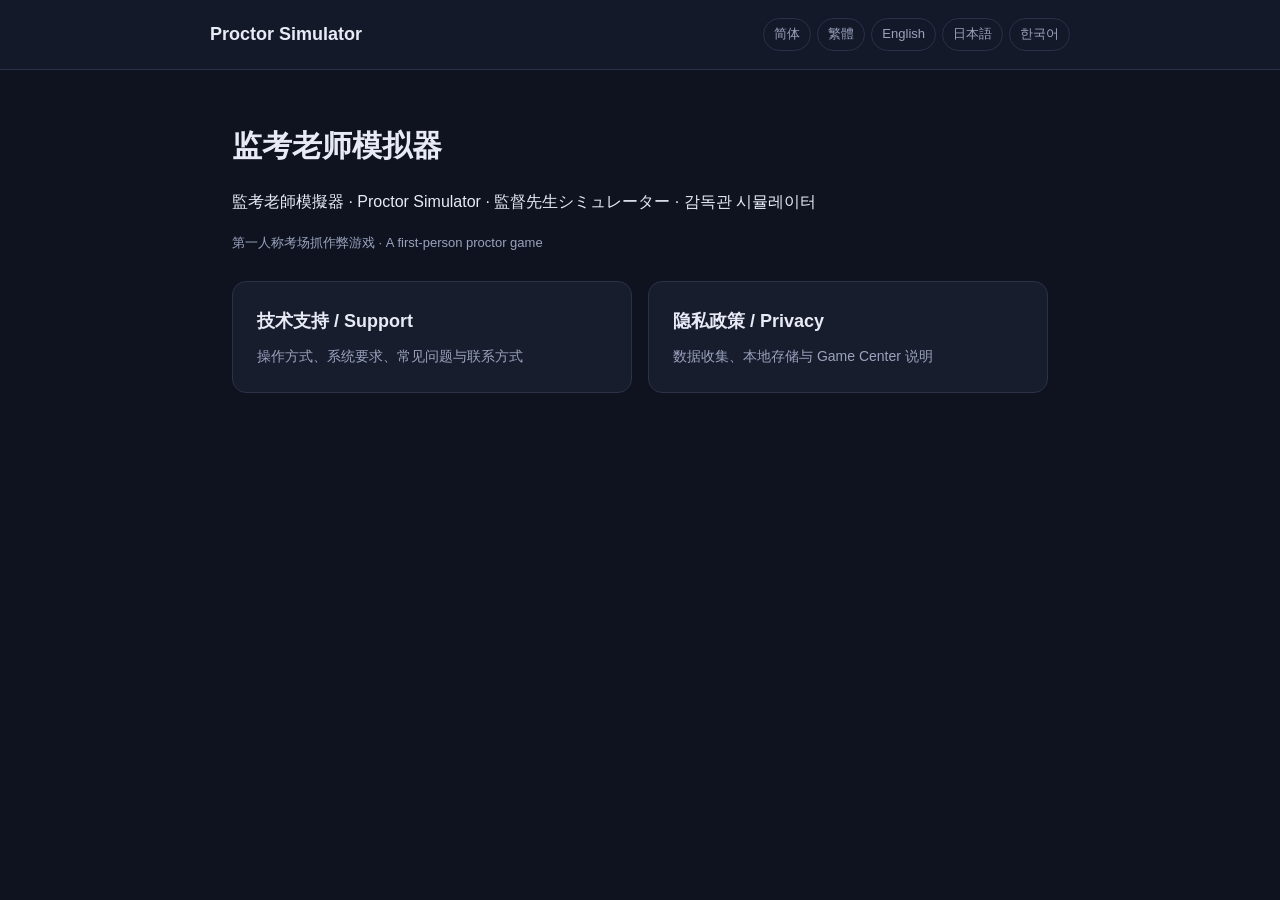
<file: index.html>
<!DOCTYPE html>
<html lang="zh">
<head>
<meta charset="UTF-8">
<meta name="viewport" content="width=device-width, initial-scale=1.0">
<title>Proctor Simulator · 监考老师模拟器</title>
<link rel="stylesheet" href="styles.css">
</head>
<body>
<header class="top">
  <div class="inner">
    <span class="brand">Proctor Simulator</span>
    <nav class="langs">
      <span class="lang-pill">简体</span>
      <span class="lang-pill">繁體</span>
      <span class="lang-pill">English</span>
      <span class="lang-pill">日本語</span>
      <span class="lang-pill">한국어</span>
    </nav>
  </div>
</header>
<main class="wrap">
  <h1>监考老师模拟器</h1>
  <p>監考老師模擬器 · Proctor Simulator · 監督先生シミュレーター · 감독관 시뮬레이터</p>
  <p class="updated">第一人称考场抓作弊游戏 · A first-person proctor game</p>
  <div class="home-grid">
    <a href="support.html">
      <div class="t">技术支持 / Support</div>
      <div class="d">操作方式、系统要求、常见问题与联系方式</div>
    </a>
    <a href="privacy.html">
      <div class="t">隐私政策 / Privacy</div>
      <div class="d">数据收集、本地存储与 Game Center 说明</div>
    </a>
  </div>
</main>
</body>
</html>
</file>
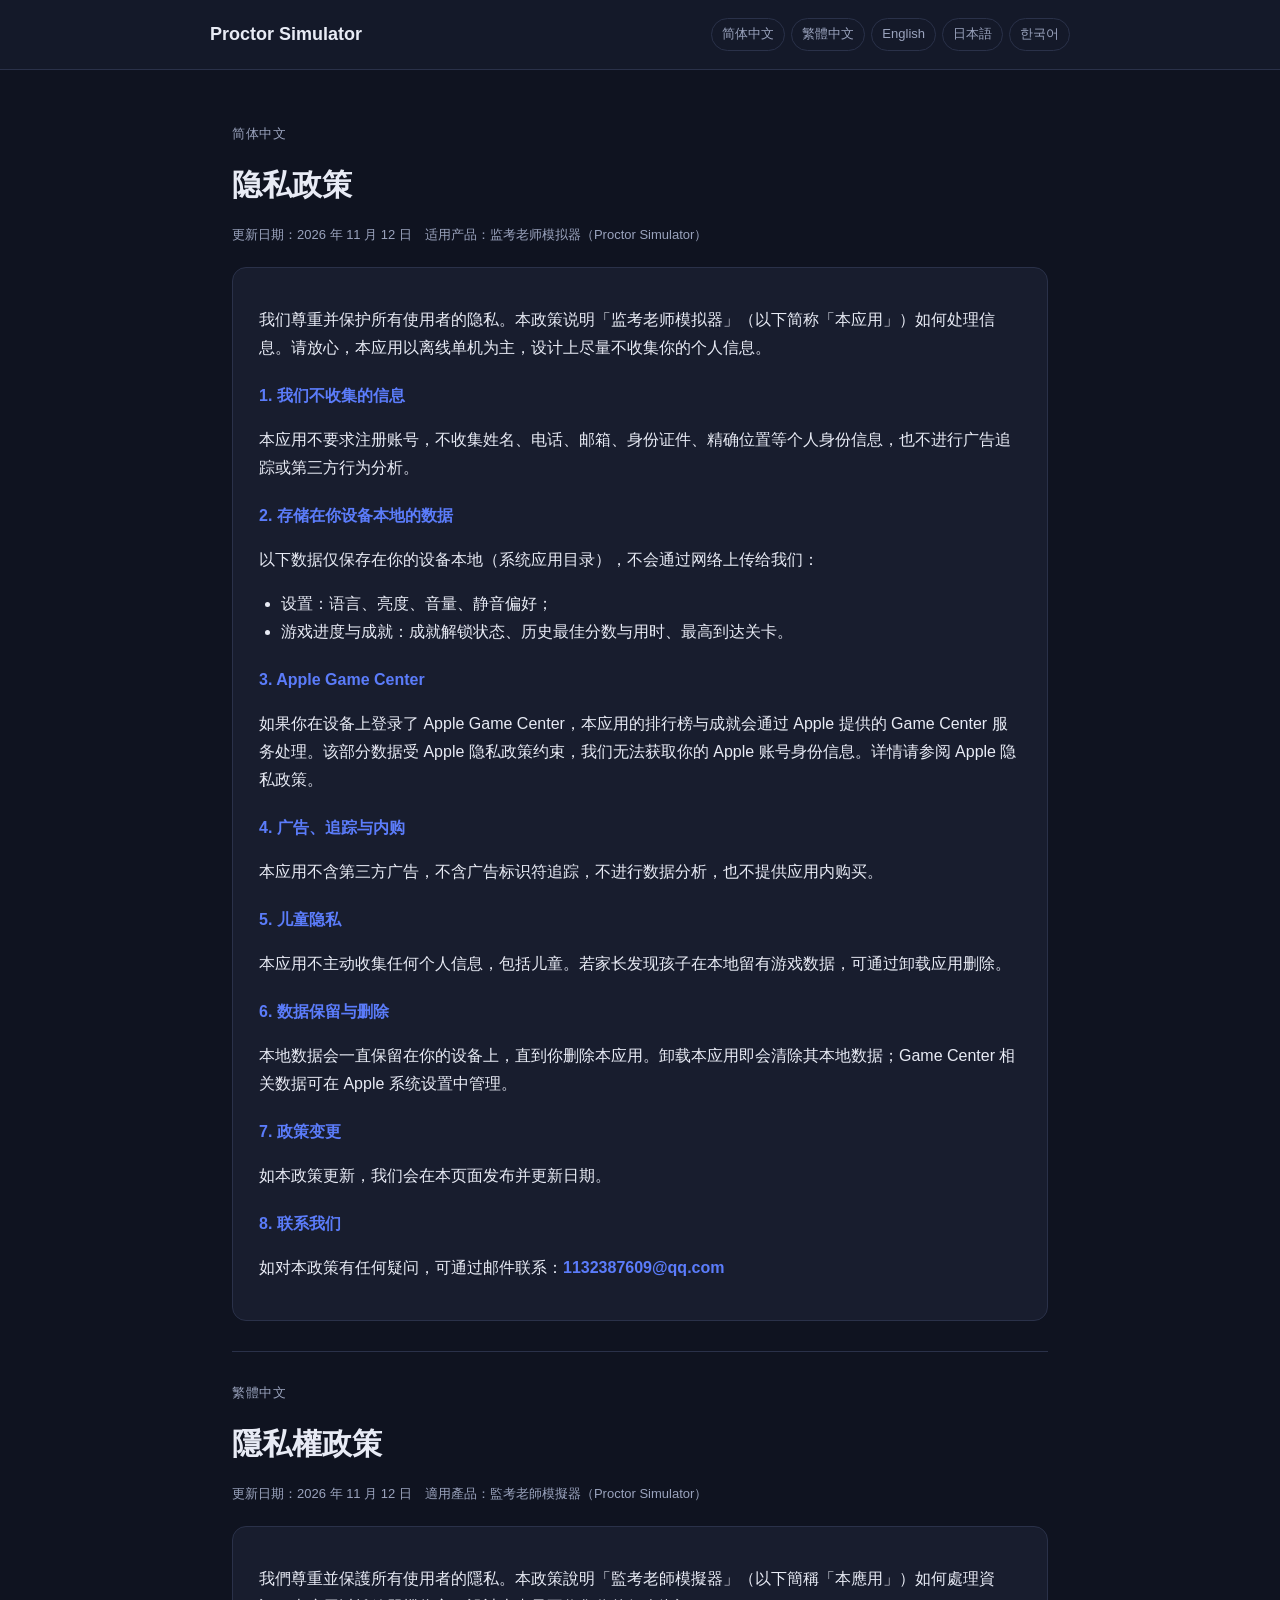
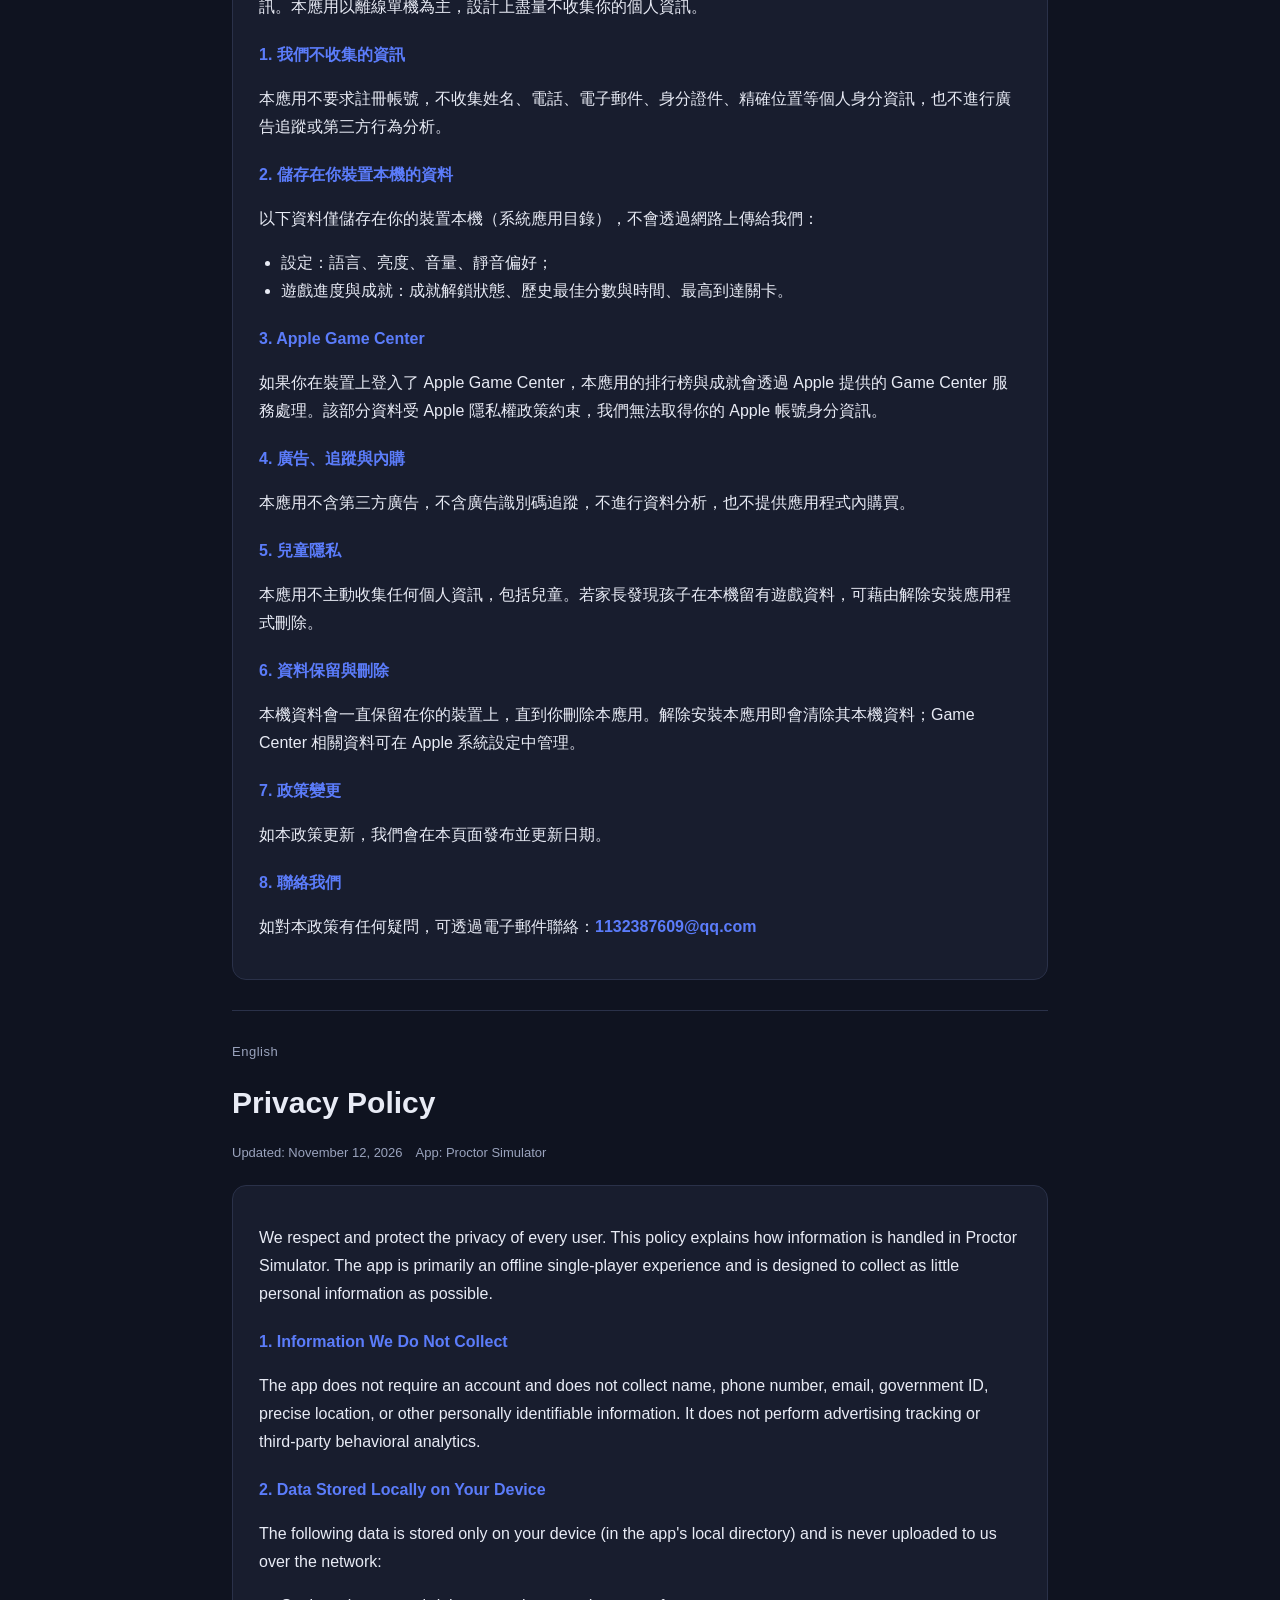
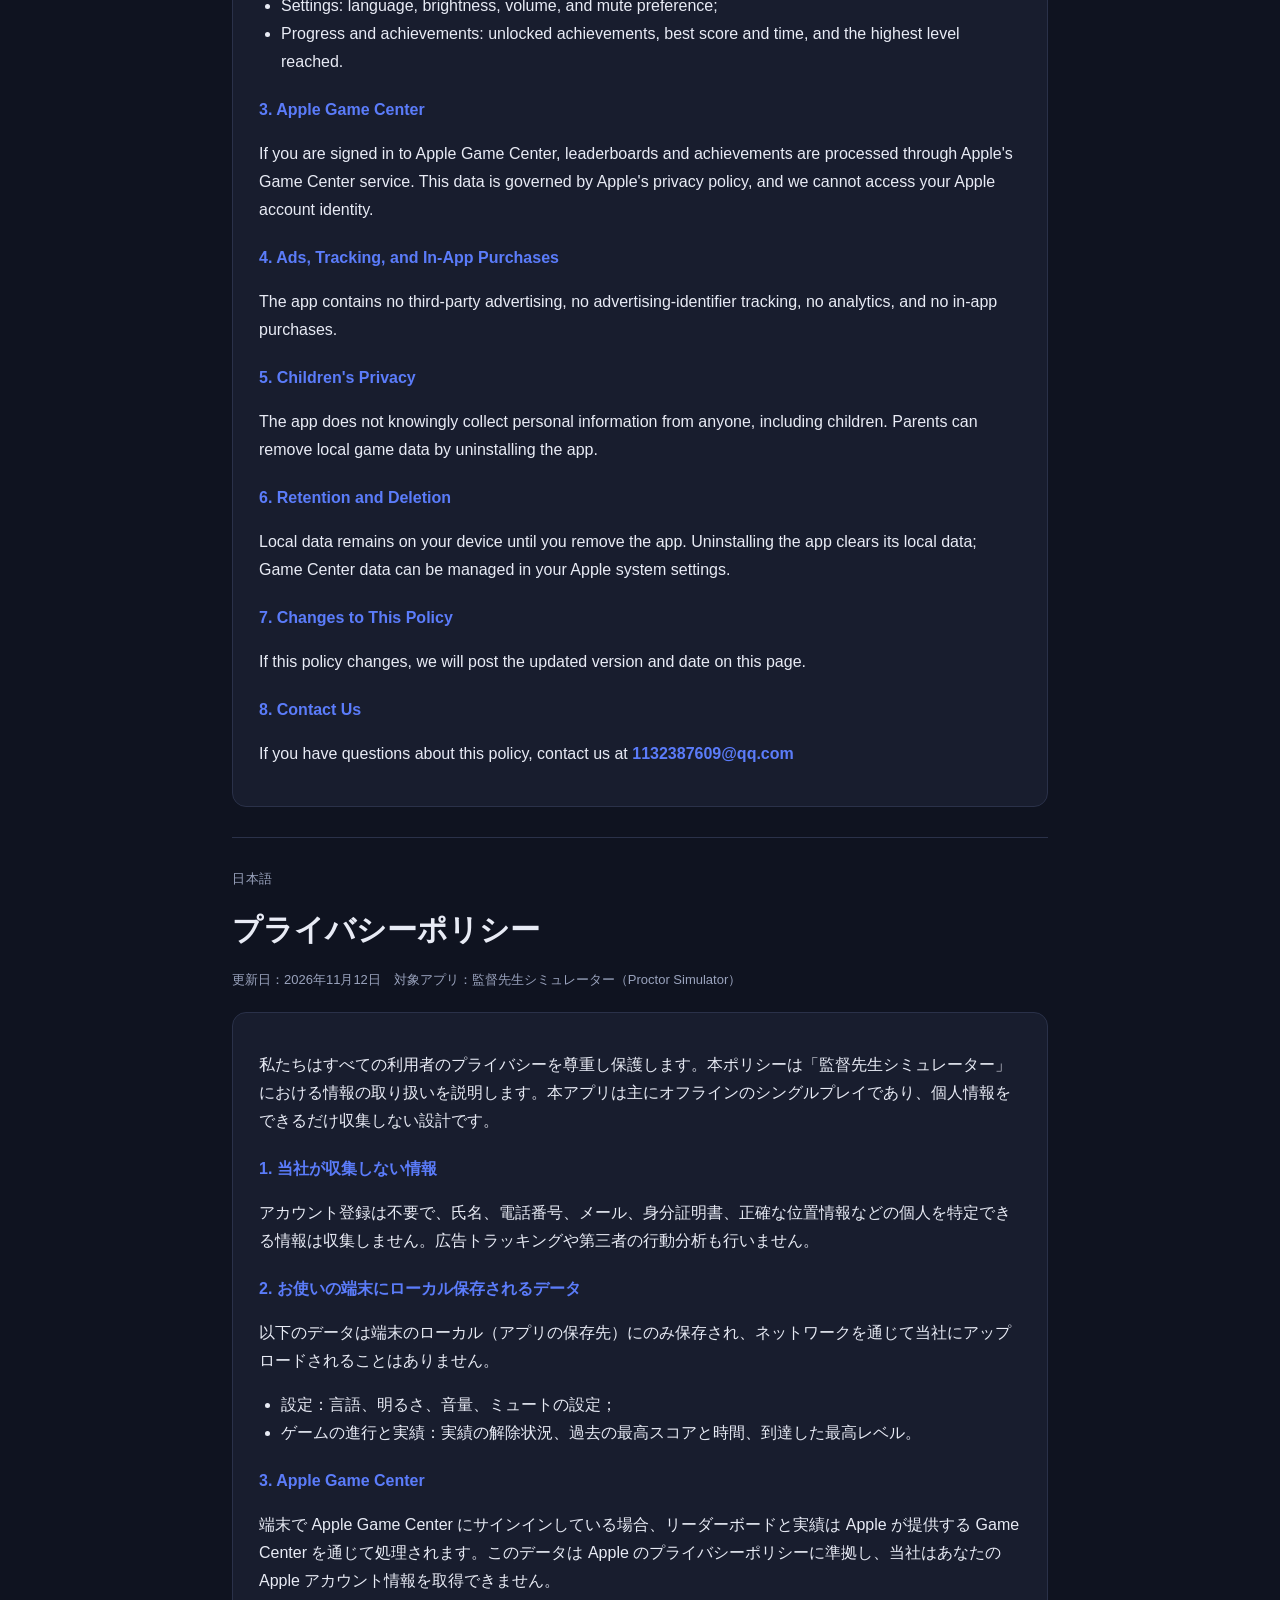
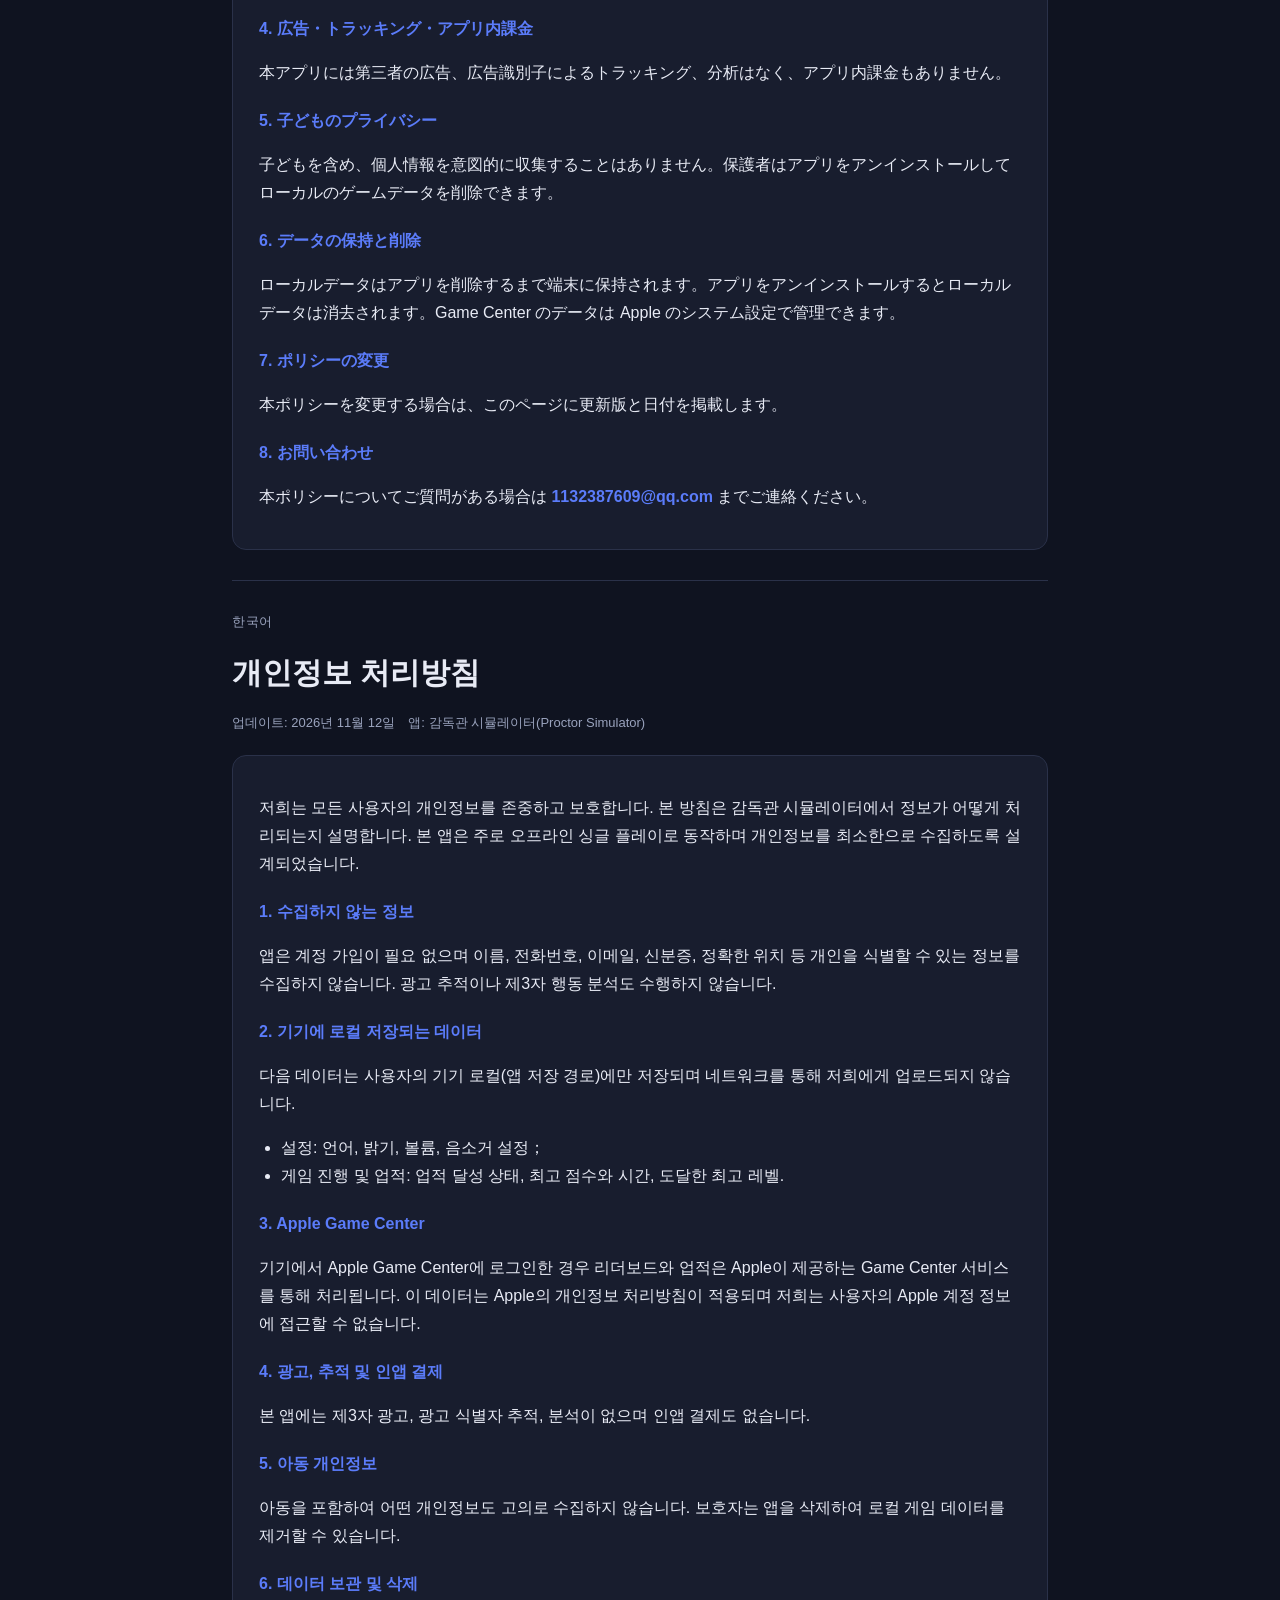
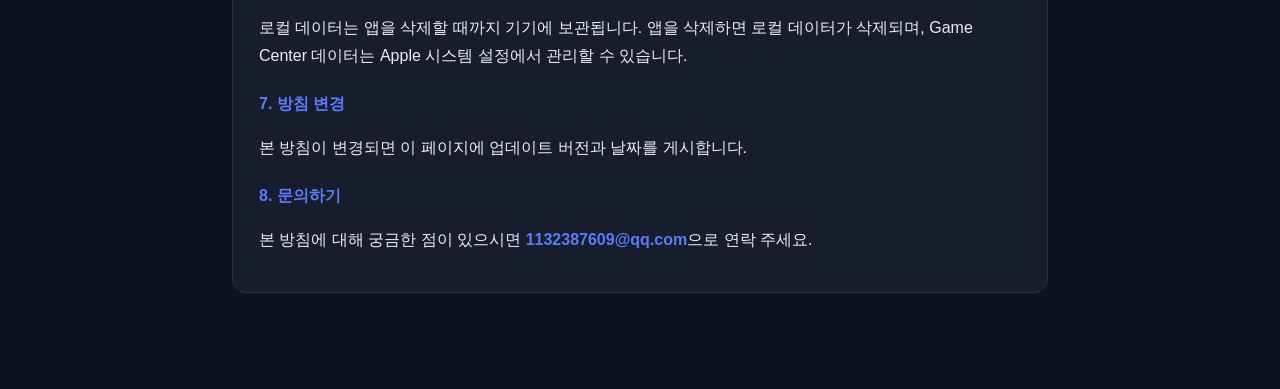
<file: privacy.html>
<!DOCTYPE html>
<html lang="zh">
<head>
<meta charset="UTF-8">
<meta name="viewport" content="width=device-width, initial-scale=1.0">
<title>隐私政策 · Privacy Policy</title>
<link rel="stylesheet" href="styles.css">
</head>
<body>
<header class="top">
  <div class="inner">
    <a class="brand" href="index.html">Proctor Simulator</a>
    <nav class="langs">
      <a href="#zh">简体中文</a>
      <a href="#zh_tw">繁體中文</a>
      <a href="#en">English</a>
      <a href="#ja">日本語</a>
      <a href="#ko">한국어</a>
    </nav>
  </div>
</header>
<main class="wrap">

<section class="lang-section" id="zh">
  <p class="lang-label">简体中文</p>
  <h1>隐私政策</h1>
  <p class="updated">更新日期：2026 年 11 月 12 日　适用产品：监考老师模拟器（Proctor Simulator）</p>
  <div class="card">
    <p>我们尊重并保护所有使用者的隐私。本政策说明「监考老师模拟器」（以下简称「本应用」）如何处理信息。请放心，本应用以离线单机为主，设计上尽量不收集你的个人信息。</p>
    <h3>1. 我们不收集的信息</h3>
    <p>本应用不要求注册账号，不收集姓名、电话、邮箱、身份证件、精确位置等个人身份信息，也不进行广告追踪或第三方行为分析。</p>
    <h3>2. 存储在你设备本地的数据</h3>
    <p>以下数据仅保存在你的设备本地（系统应用目录），不会通过网络上传给我们：</p>
    <ul>
      <li>设置：语言、亮度、音量、静音偏好；</li>
      <li>游戏进度与成就：成就解锁状态、历史最佳分数与用时、最高到达关卡。</li>
    </ul>
    <h3>3. Apple Game Center</h3>
    <p>如果你在设备上登录了 Apple Game Center，本应用的排行榜与成就会通过 Apple 提供的 Game Center 服务处理。该部分数据受 Apple 隐私政策约束，我们无法获取你的 Apple 账号身份信息。详情请参阅 Apple 隐私政策。</p>
    <h3>4. 广告、追踪与内购</h3>
    <p>本应用不含第三方广告，不含广告标识符追踪，不进行数据分析，也不提供应用内购买。</p>
    <h3>5. 儿童隐私</h3>
    <p>本应用不主动收集任何个人信息，包括儿童。若家长发现孩子在本地留有游戏数据，可通过卸载应用删除。</p>
    <h3>6. 数据保留与删除</h3>
    <p>本地数据会一直保留在你的设备上，直到你删除本应用。卸载本应用即会清除其本地数据；Game Center 相关数据可在 Apple 系统设置中管理。</p>
    <h3>7. 政策变更</h3>
    <p>如本政策更新，我们会在本页面发布并更新日期。</p>
    <h3>8. 联系我们</h3>
    <p>如对本政策有任何疑问，可通过邮件联系：<a class="mail" href="mailto:1132387609@qq.com">1132387609@qq.com</a></p>
  </div>
</section>

<hr>

<section class="lang-section" id="zh_tw">
  <p class="lang-label">繁體中文</p>
  <h1>隱私權政策</h1>
  <p class="updated">更新日期：2026 年 11 月 12 日　適用產品：監考老師模擬器（Proctor Simulator）</p>
  <div class="card">
    <p>我們尊重並保護所有使用者的隱私。本政策說明「監考老師模擬器」（以下簡稱「本應用」）如何處理資訊。本應用以離線單機為主，設計上盡量不收集你的個人資訊。</p>
    <h3>1. 我們不收集的資訊</h3>
    <p>本應用不要求註冊帳號，不收集姓名、電話、電子郵件、身分證件、精確位置等個人身分資訊，也不進行廣告追蹤或第三方行為分析。</p>
    <h3>2. 儲存在你裝置本機的資料</h3>
    <p>以下資料僅儲存在你的裝置本機（系統應用目錄），不會透過網路上傳給我們：</p>
    <ul>
      <li>設定：語言、亮度、音量、靜音偏好；</li>
      <li>遊戲進度與成就：成就解鎖狀態、歷史最佳分數與時間、最高到達關卡。</li>
    </ul>
    <h3>3. Apple Game Center</h3>
    <p>如果你在裝置上登入了 Apple Game Center，本應用的排行榜與成就會透過 Apple 提供的 Game Center 服務處理。該部分資料受 Apple 隱私權政策約束，我們無法取得你的 Apple 帳號身分資訊。</p>
    <h3>4. 廣告、追蹤與內購</h3>
    <p>本應用不含第三方廣告，不含廣告識別碼追蹤，不進行資料分析，也不提供應用程式內購買。</p>
    <h3>5. 兒童隱私</h3>
    <p>本應用不主動收集任何個人資訊，包括兒童。若家長發現孩子在本機留有遊戲資料，可藉由解除安裝應用程式刪除。</p>
    <h3>6. 資料保留與刪除</h3>
    <p>本機資料會一直保留在你的裝置上，直到你刪除本應用。解除安裝本應用即會清除其本機資料；Game Center 相關資料可在 Apple 系統設定中管理。</p>
    <h3>7. 政策變更</h3>
    <p>如本政策更新，我們會在本頁面發布並更新日期。</p>
    <h3>8. 聯絡我們</h3>
    <p>如對本政策有任何疑問，可透過電子郵件聯絡：<a class="mail" href="mailto:1132387609@qq.com">1132387609@qq.com</a></p>
  </div>
</section>

<hr>

<section class="lang-section" id="en">
  <p class="lang-label">English</p>
  <h1>Privacy Policy</h1>
  <p class="updated">Updated: November 12, 2026　App: Proctor Simulator</p>
  <div class="card">
    <p>We respect and protect the privacy of every user. This policy explains how information is handled in Proctor Simulator. The app is primarily an offline single-player experience and is designed to collect as little personal information as possible.</p>
    <h3>1. Information We Do Not Collect</h3>
    <p>The app does not require an account and does not collect name, phone number, email, government ID, precise location, or other personally identifiable information. It does not perform advertising tracking or third-party behavioral analytics.</p>
    <h3>2. Data Stored Locally on Your Device</h3>
    <p>The following data is stored only on your device (in the app's local directory) and is never uploaded to us over the network:</p>
    <ul>
      <li>Settings: language, brightness, volume, and mute preference;</li>
      <li>Progress and achievements: unlocked achievements, best score and time, and the highest level reached.</li>
    </ul>
    <h3>3. Apple Game Center</h3>
    <p>If you are signed in to Apple Game Center, leaderboards and achievements are processed through Apple's Game Center service. This data is governed by Apple's privacy policy, and we cannot access your Apple account identity.</p>
    <h3>4. Ads, Tracking, and In-App Purchases</h3>
    <p>The app contains no third-party advertising, no advertising-identifier tracking, no analytics, and no in-app purchases.</p>
    <h3>5. Children's Privacy</h3>
    <p>The app does not knowingly collect personal information from anyone, including children. Parents can remove local game data by uninstalling the app.</p>
    <h3>6. Retention and Deletion</h3>
    <p>Local data remains on your device until you remove the app. Uninstalling the app clears its local data; Game Center data can be managed in your Apple system settings.</p>
    <h3>7. Changes to This Policy</h3>
    <p>If this policy changes, we will post the updated version and date on this page.</p>
    <h3>8. Contact Us</h3>
    <p>If you have questions about this policy, contact us at <a class="mail" href="mailto:1132387609@qq.com">1132387609@qq.com</a></p>
  </div>
</section>

<hr>

<section class="lang-section" id="ja">
  <p class="lang-label">日本語</p>
  <h1>プライバシーポリシー</h1>
  <p class="updated">更新日：2026年11月12日　対象アプリ：監督先生シミュレーター（Proctor Simulator）</p>
  <div class="card">
    <p>私たちはすべての利用者のプライバシーを尊重し保護します。本ポリシーは「監督先生シミュレーター」における情報の取り扱いを説明します。本アプリは主にオフラインのシングルプレイであり、個人情報をできるだけ収集しない設計です。</p>
    <h3>1. 当社が収集しない情報</h3>
    <p>アカウント登録は不要で、氏名、電話番号、メール、身分証明書、正確な位置情報などの個人を特定できる情報は収集しません。広告トラッキングや第三者の行動分析も行いません。</p>
    <h3>2. お使いの端末にローカル保存されるデータ</h3>
    <p>以下のデータは端末のローカル（アプリの保存先）にのみ保存され、ネットワークを通じて当社にアップロードされることはありません。</p>
    <ul>
      <li>設定：言語、明るさ、音量、ミュートの設定；</li>
      <li>ゲームの進行と実績：実績の解除状況、過去の最高スコアと時間、到達した最高レベル。</li>
    </ul>
    <h3>3. Apple Game Center</h3>
    <p>端末で Apple Game Center にサインインしている場合、リーダーボードと実績は Apple が提供する Game Center を通じて処理されます。このデータは Apple のプライバシーポリシーに準拠し、当社はあなたの Apple アカウント情報を取得できません。</p>
    <h3>4. 広告・トラッキング・アプリ内課金</h3>
    <p>本アプリには第三者の広告、広告識別子によるトラッキング、分析はなく、アプリ内課金もありません。</p>
    <h3>5. 子どものプライバシー</h3>
    <p>子どもを含め、個人情報を意図的に収集することはありません。保護者はアプリをアンインストールしてローカルのゲームデータを削除できます。</p>
    <h3>6. データの保持と削除</h3>
    <p>ローカルデータはアプリを削除するまで端末に保持されます。アプリをアンインストールするとローカルデータは消去されます。Game Center のデータは Apple のシステム設定で管理できます。</p>
    <h3>7. ポリシーの変更</h3>
    <p>本ポリシーを変更する場合は、このページに更新版と日付を掲載します。</p>
    <h3>8. お問い合わせ</h3>
    <p>本ポリシーについてご質問がある場合は <a class="mail" href="mailto:1132387609@qq.com">1132387609@qq.com</a> までご連絡ください。</p>
  </div>
</section>

<hr>

<section class="lang-section" id="ko">
  <p class="lang-label">한국어</p>
  <h1>개인정보 처리방침</h1>
  <p class="updated">업데이트: 2026년 11월 12일　앱: 감독관 시뮬레이터(Proctor Simulator)</p>
  <div class="card">
    <p>저희는 모든 사용자의 개인정보를 존중하고 보호합니다. 본 방침은 감독관 시뮬레이터에서 정보가 어떻게 처리되는지 설명합니다. 본 앱은 주로 오프라인 싱글 플레이로 동작하며 개인정보를 최소한으로 수집하도록 설계되었습니다.</p>
    <h3>1. 수집하지 않는 정보</h3>
    <p>앱은 계정 가입이 필요 없으며 이름, 전화번호, 이메일, 신분증, 정확한 위치 등 개인을 식별할 수 있는 정보를 수집하지 않습니다. 광고 추적이나 제3자 행동 분석도 수행하지 않습니다.</p>
    <h3>2. 기기에 로컬 저장되는 데이터</h3>
    <p>다음 데이터는 사용자의 기기 로컬(앱 저장 경로)에만 저장되며 네트워크를 통해 저희에게 업로드되지 않습니다.</p>
    <ul>
      <li>설정: 언어, 밝기, 볼륨, 음소거 설정；</li>
      <li>게임 진행 및 업적: 업적 달성 상태, 최고 점수와 시간, 도달한 최고 레벨.</li>
    </ul>
    <h3>3. Apple Game Center</h3>
    <p>기기에서 Apple Game Center에 로그인한 경우 리더보드와 업적은 Apple이 제공하는 Game Center 서비스를 통해 처리됩니다. 이 데이터는 Apple의 개인정보 처리방침이 적용되며 저희는 사용자의 Apple 계정 정보에 접근할 수 없습니다.</p>
    <h3>4. 광고, 추적 및 인앱 결제</h3>
    <p>본 앱에는 제3자 광고, 광고 식별자 추적, 분석이 없으며 인앱 결제도 없습니다.</p>
    <h3>5. 아동 개인정보</h3>
    <p>아동을 포함하여 어떤 개인정보도 고의로 수집하지 않습니다. 보호자는 앱을 삭제하여 로컬 게임 데이터를 제거할 수 있습니다.</p>
    <h3>6. 데이터 보관 및 삭제</h3>
    <p>로컬 데이터는 앱을 삭제할 때까지 기기에 보관됩니다. 앱을 삭제하면 로컬 데이터가 삭제되며, Game Center 데이터는 Apple 시스템 설정에서 관리할 수 있습니다.</p>
    <h3>7. 방침 변경</h3>
    <p>본 방침이 변경되면 이 페이지에 업데이트 버전과 날짜를 게시합니다.</p>
    <h3>8. 문의하기</h3>
    <p>본 방침에 대해 궁금한 점이 있으시면 <a class="mail" href="mailto:1132387609@qq.com">1132387609@qq.com</a>으로 연락 주세요.</p>
  </div>
</section>

</main>
</body>
</html>
</file>
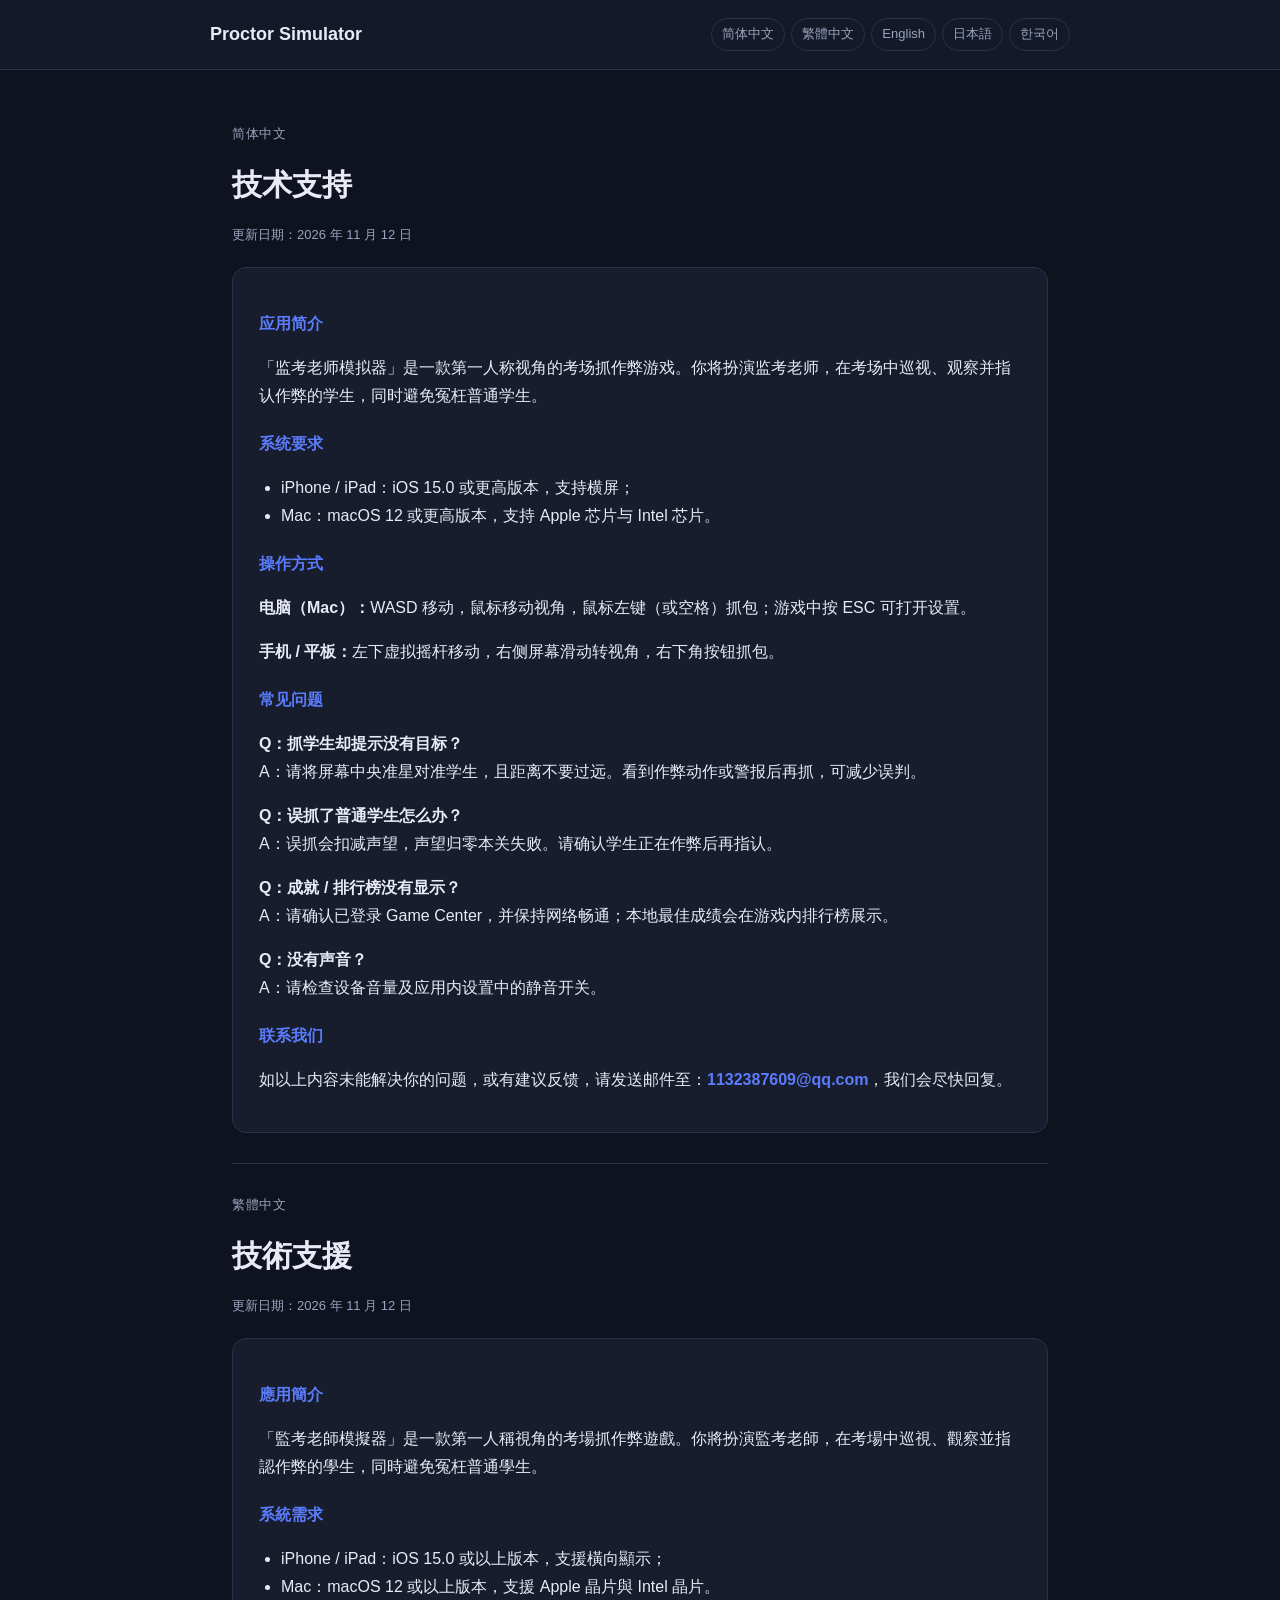
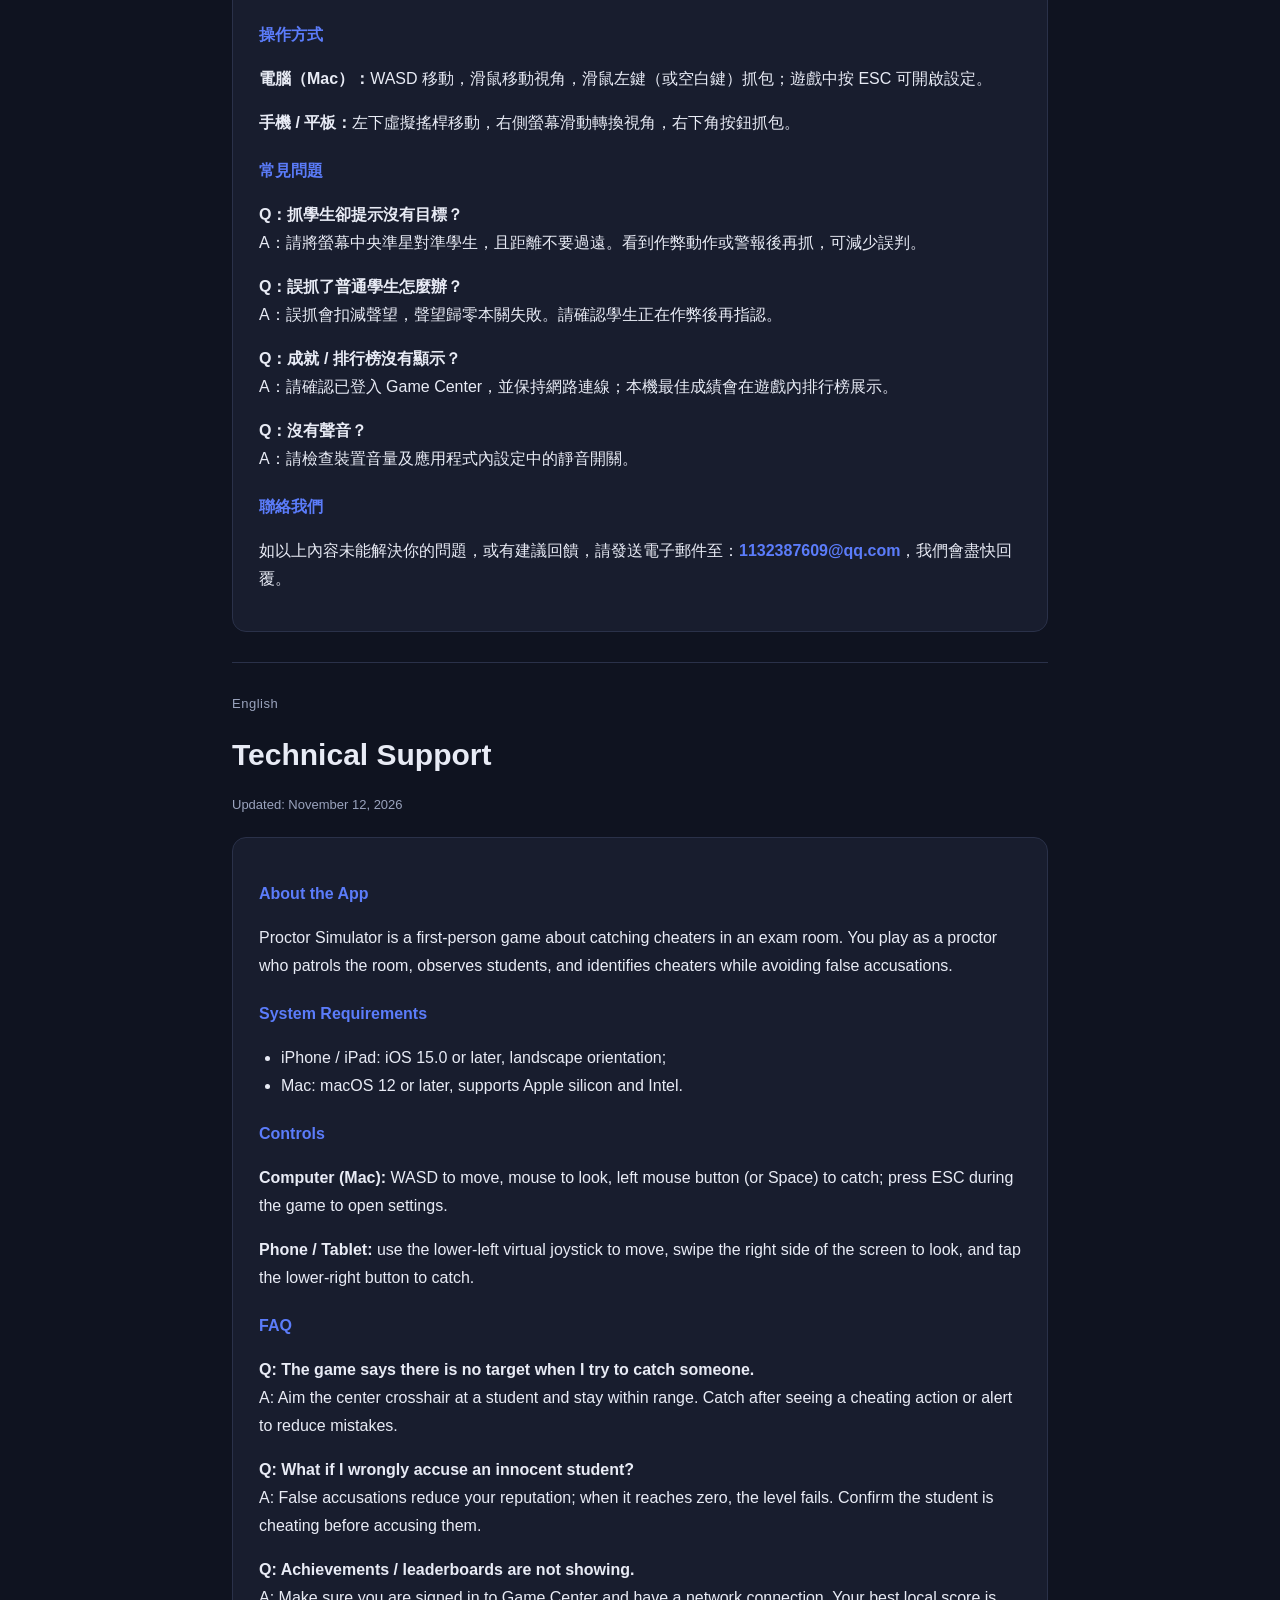
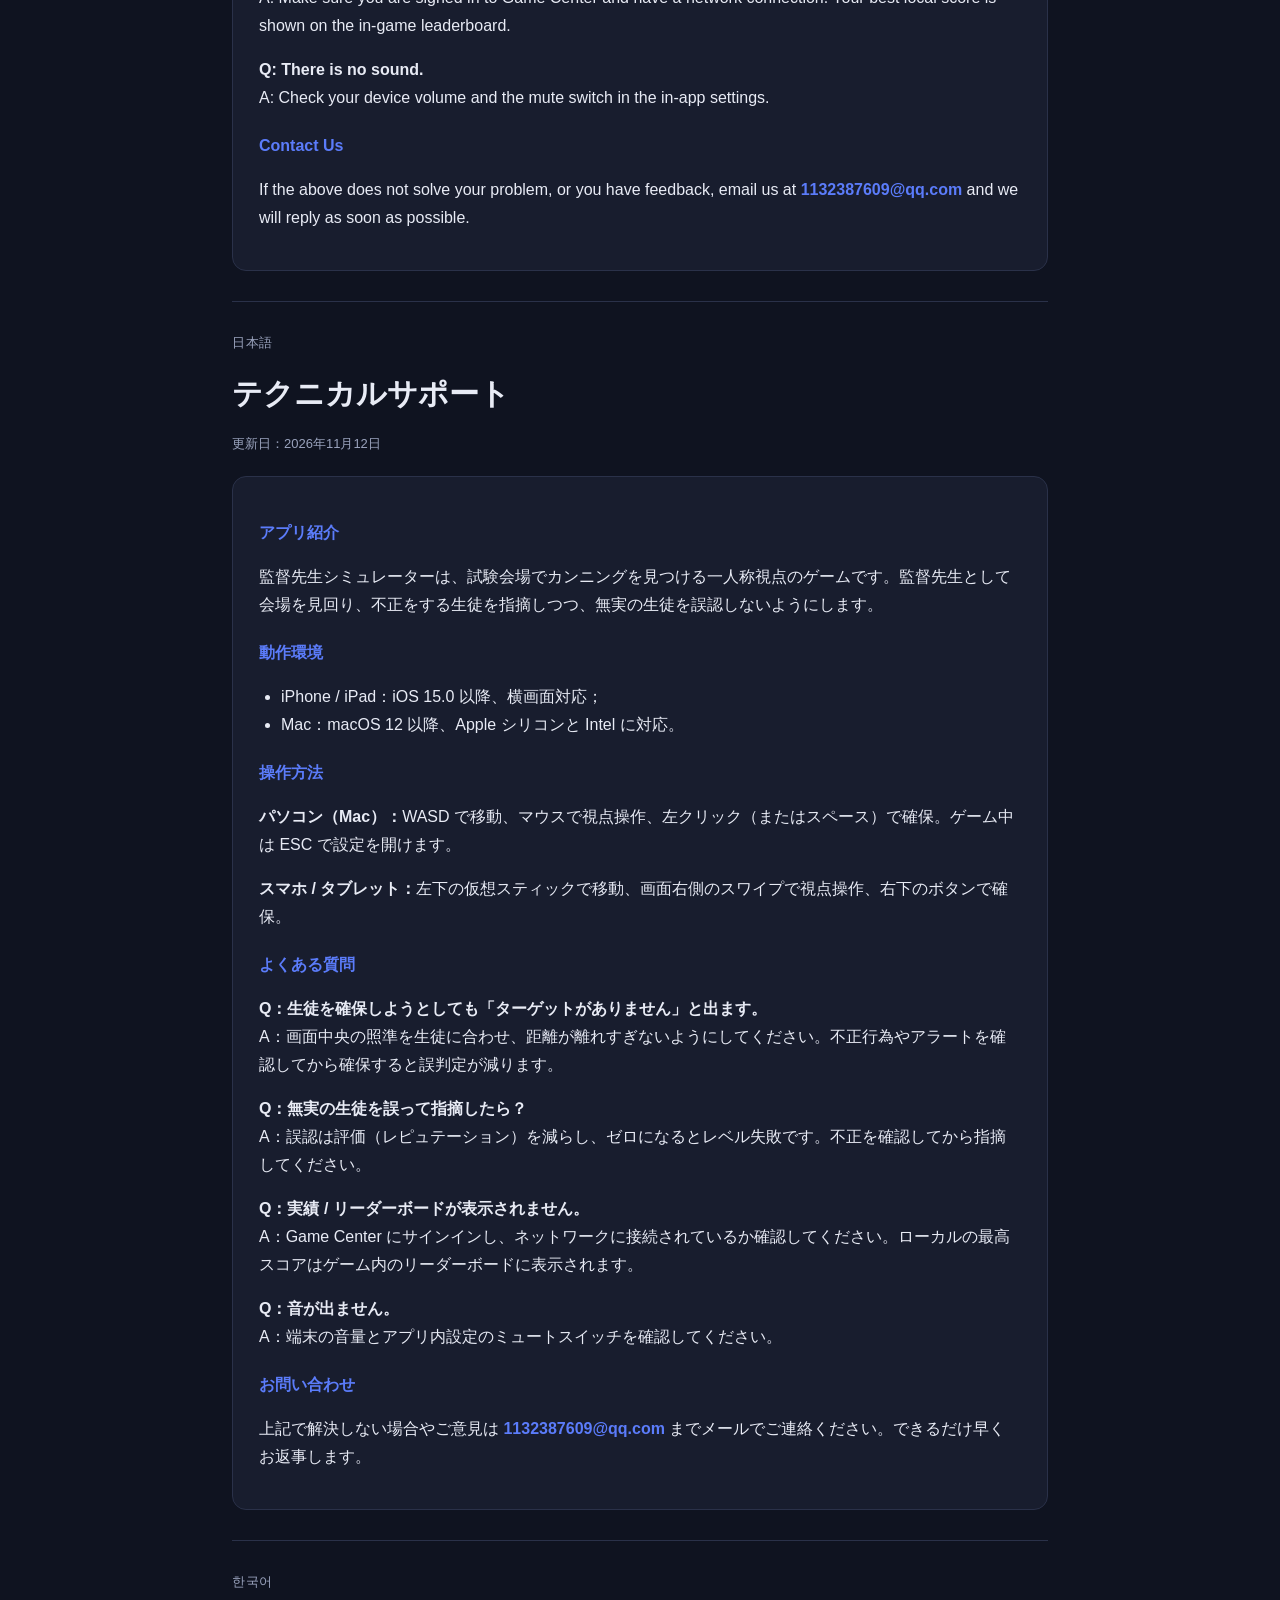
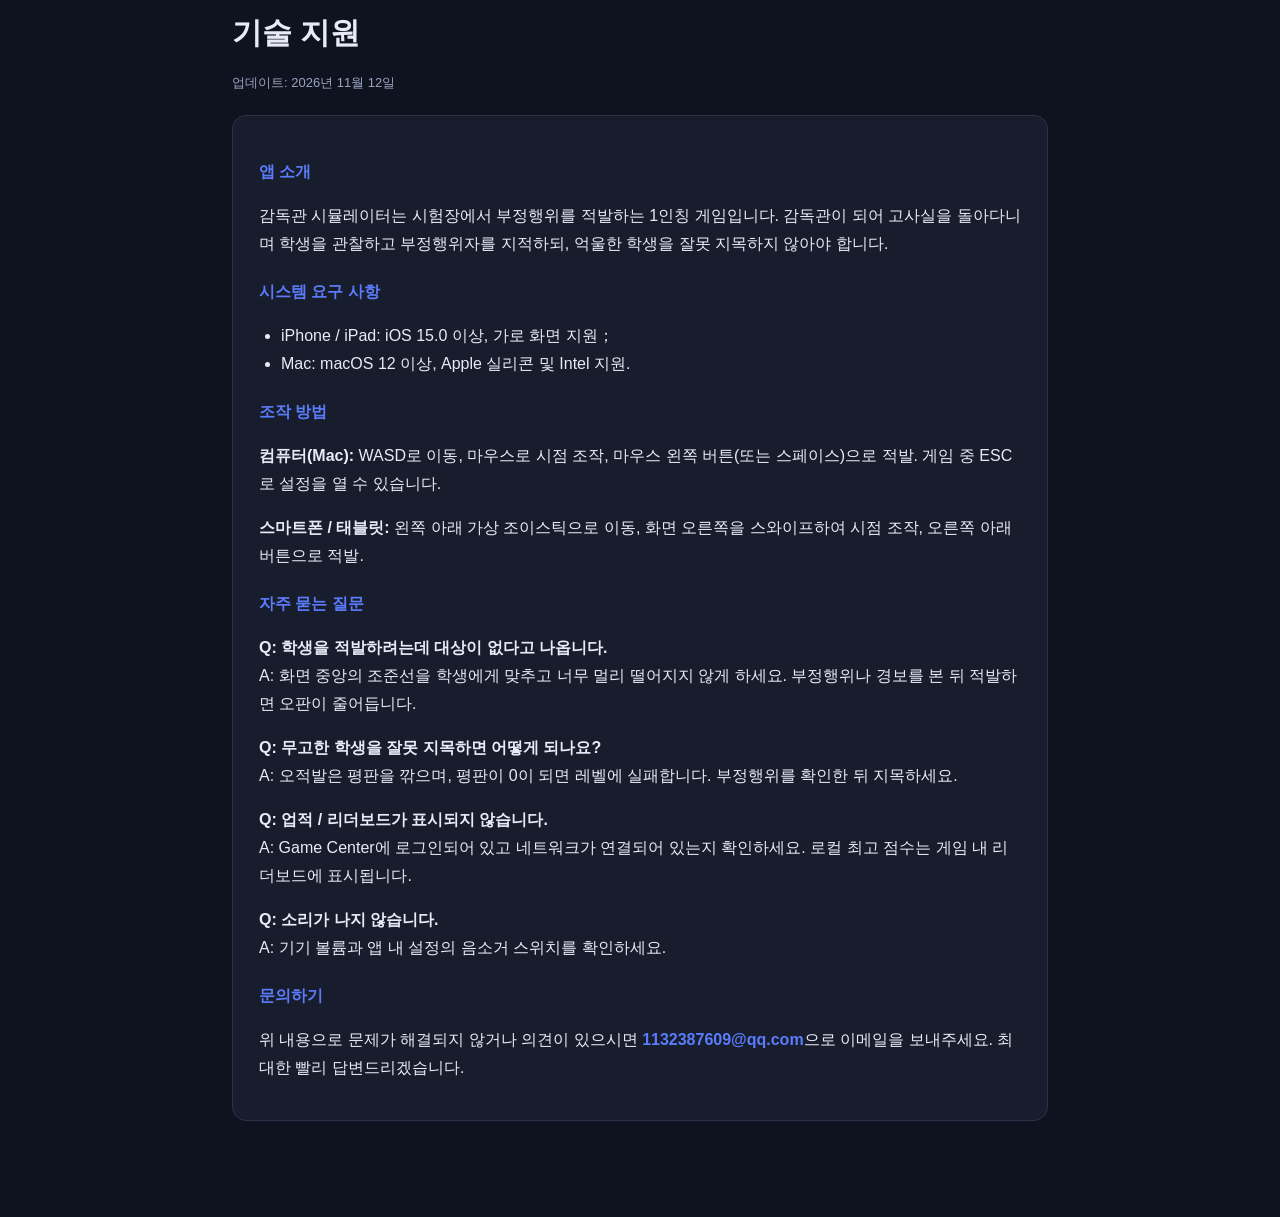
<file: support.html>
<!DOCTYPE html>
<html lang="zh">
<head>
<meta charset="UTF-8">
<meta name="viewport" content="width=device-width, initial-scale=1.0">
<title>技术支持 · Support</title>
<link rel="stylesheet" href="styles.css">
</head>
<body>
<header class="top">
  <div class="inner">
    <a class="brand" href="index.html">Proctor Simulator</a>
    <nav class="langs">
      <a href="#zh">简体中文</a>
      <a href="#zh_tw">繁體中文</a>
      <a href="#en">English</a>
      <a href="#ja">日本語</a>
      <a href="#ko">한국어</a>
    </nav>
  </div>
</header>
<main class="wrap">

<section class="lang-section" id="zh">
  <p class="lang-label">简体中文</p>
  <h1>技术支持</h1>
  <p class="updated">更新日期：2026 年 11 月 12 日</p>
  <div class="card">
    <h3>应用简介</h3>
    <p>「监考老师模拟器」是一款第一人称视角的考场抓作弊游戏。你将扮演监考老师，在考场中巡视、观察并指认作弊的学生，同时避免冤枉普通学生。</p>
    <h3>系统要求</h3>
    <ul>
      <li>iPhone / iPad：iOS 15.0 或更高版本，支持横屏；</li>
      <li>Mac：macOS 12 或更高版本，支持 Apple 芯片与 Intel 芯片。</li>
    </ul>
    <h3>操作方式</h3>
    <p><b>电脑（Mac）：</b>WASD 移动，鼠标移动视角，鼠标左键（或空格）抓包；游戏中按 ESC 可打开设置。</p>
    <p><b>手机 / 平板：</b>左下虚拟摇杆移动，右侧屏幕滑动转视角，右下角按钮抓包。</p>
    <h3>常见问题</h3>
    <p><b>Q：抓学生却提示没有目标？</b><br>A：请将屏幕中央准星对准学生，且距离不要过远。看到作弊动作或警报后再抓，可减少误判。</p>
    <p><b>Q：误抓了普通学生怎么办？</b><br>A：误抓会扣减声望，声望归零本关失败。请确认学生正在作弊后再指认。</p>
    <p><b>Q：成就 / 排行榜没有显示？</b><br>A：请确认已登录 Game Center，并保持网络畅通；本地最佳成绩会在游戏内排行榜展示。</p>
    <p><b>Q：没有声音？</b><br>A：请检查设备音量及应用内设置中的静音开关。</p>
    <h3>联系我们</h3>
    <p>如以上内容未能解决你的问题，或有建议反馈，请发送邮件至：<a class="mail" href="mailto:1132387609@qq.com">1132387609@qq.com</a>，我们会尽快回复。</p>
  </div>
</section>

<hr>

<section class="lang-section" id="zh_tw">
  <p class="lang-label">繁體中文</p>
  <h1>技術支援</h1>
  <p class="updated">更新日期：2026 年 11 月 12 日</p>
  <div class="card">
    <h3>應用簡介</h3>
    <p>「監考老師模擬器」是一款第一人稱視角的考場抓作弊遊戲。你將扮演監考老師，在考場中巡視、觀察並指認作弊的學生，同時避免冤枉普通學生。</p>
    <h3>系統需求</h3>
    <ul>
      <li>iPhone / iPad：iOS 15.0 或以上版本，支援橫向顯示；</li>
      <li>Mac：macOS 12 或以上版本，支援 Apple 晶片與 Intel 晶片。</li>
    </ul>
    <h3>操作方式</h3>
    <p><b>電腦（Mac）：</b>WASD 移動，滑鼠移動視角，滑鼠左鍵（或空白鍵）抓包；遊戲中按 ESC 可開啟設定。</p>
    <p><b>手機 / 平板：</b>左下虛擬搖桿移動，右側螢幕滑動轉換視角，右下角按鈕抓包。</p>
    <h3>常見問題</h3>
    <p><b>Q：抓學生卻提示沒有目標？</b><br>A：請將螢幕中央準星對準學生，且距離不要過遠。看到作弊動作或警報後再抓，可減少誤判。</p>
    <p><b>Q：誤抓了普通學生怎麼辦？</b><br>A：誤抓會扣減聲望，聲望歸零本關失敗。請確認學生正在作弊後再指認。</p>
    <p><b>Q：成就 / 排行榜沒有顯示？</b><br>A：請確認已登入 Game Center，並保持網路連線；本機最佳成績會在遊戲內排行榜展示。</p>
    <p><b>Q：沒有聲音？</b><br>A：請檢查裝置音量及應用程式內設定中的靜音開關。</p>
    <h3>聯絡我們</h3>
    <p>如以上內容未能解決你的問題，或有建議回饋，請發送電子郵件至：<a class="mail" href="mailto:1132387609@qq.com">1132387609@qq.com</a>，我們會盡快回覆。</p>
  </div>
</section>

<hr>

<section class="lang-section" id="en">
  <p class="lang-label">English</p>
  <h1>Technical Support</h1>
  <p class="updated">Updated: November 12, 2026</p>
  <div class="card">
    <h3>About the App</h3>
    <p>Proctor Simulator is a first-person game about catching cheaters in an exam room. You play as a proctor who patrols the room, observes students, and identifies cheaters while avoiding false accusations.</p>
    <h3>System Requirements</h3>
    <ul>
      <li>iPhone / iPad: iOS 15.0 or later, landscape orientation;</li>
      <li>Mac: macOS 12 or later, supports Apple silicon and Intel.</li>
    </ul>
    <h3>Controls</h3>
    <p><b>Computer (Mac):</b> WASD to move, mouse to look, left mouse button (or Space) to catch; press ESC during the game to open settings.</p>
    <p><b>Phone / Tablet:</b> use the lower-left virtual joystick to move, swipe the right side of the screen to look, and tap the lower-right button to catch.</p>
    <h3>FAQ</h3>
    <p><b>Q: The game says there is no target when I try to catch someone.</b><br>A: Aim the center crosshair at a student and stay within range. Catch after seeing a cheating action or alert to reduce mistakes.</p>
    <p><b>Q: What if I wrongly accuse an innocent student?</b><br>A: False accusations reduce your reputation; when it reaches zero, the level fails. Confirm the student is cheating before accusing them.</p>
    <p><b>Q: Achievements / leaderboards are not showing.</b><br>A: Make sure you are signed in to Game Center and have a network connection. Your best local score is shown on the in-game leaderboard.</p>
    <p><b>Q: There is no sound.</b><br>A: Check your device volume and the mute switch in the in-app settings.</p>
    <h3>Contact Us</h3>
    <p>If the above does not solve your problem, or you have feedback, email us at <a class="mail" href="mailto:1132387609@qq.com">1132387609@qq.com</a> and we will reply as soon as possible.</p>
  </div>
</section>

<hr>

<section class="lang-section" id="ja">
  <p class="lang-label">日本語</p>
  <h1>テクニカルサポート</h1>
  <p class="updated">更新日：2026年11月12日</p>
  <div class="card">
    <h3>アプリ紹介</h3>
    <p>監督先生シミュレーターは、試験会場でカンニングを見つける一人称視点のゲームです。監督先生として会場を見回り、不正をする生徒を指摘しつつ、無実の生徒を誤認しないようにします。</p>
    <h3>動作環境</h3>
    <ul>
      <li>iPhone / iPad：iOS 15.0 以降、横画面対応；</li>
      <li>Mac：macOS 12 以降、Apple シリコンと Intel に対応。</li>
    </ul>
    <h3>操作方法</h3>
    <p><b>パソコン（Mac）：</b>WASD で移動、マウスで視点操作、左クリック（またはスペース）で確保。ゲーム中は ESC で設定を開けます。</p>
    <p><b>スマホ / タブレット：</b>左下の仮想スティックで移動、画面右側のスワイプで視点操作、右下のボタンで確保。</p>
    <h3>よくある質問</h3>
    <p><b>Q：生徒を確保しようとしても「ターゲットがありません」と出ます。</b><br>A：画面中央の照準を生徒に合わせ、距離が離れすぎないようにしてください。不正行為やアラートを確認してから確保すると誤判定が減ります。</p>
    <p><b>Q：無実の生徒を誤って指摘したら？</b><br>A：誤認は評価（レピュテーション）を減らし、ゼロになるとレベル失敗です。不正を確認してから指摘してください。</p>
    <p><b>Q：実績 / リーダーボードが表示されません。</b><br>A：Game Center にサインインし、ネットワークに接続されているか確認してください。ローカルの最高スコアはゲーム内のリーダーボードに表示されます。</p>
    <p><b>Q：音が出ません。</b><br>A：端末の音量とアプリ内設定のミュートスイッチを確認してください。</p>
    <h3>お問い合わせ</h3>
    <p>上記で解決しない場合やご意見は <a class="mail" href="mailto:1132387609@qq.com">1132387609@qq.com</a> までメールでご連絡ください。できるだけ早くお返事します。</p>
  </div>
</section>

<hr>

<section class="lang-section" id="ko">
  <p class="lang-label">한국어</p>
  <h1>기술 지원</h1>
  <p class="updated">업데이트: 2026년 11월 12일</p>
  <div class="card">
    <h3>앱 소개</h3>
    <p>감독관 시뮬레이터는 시험장에서 부정행위를 적발하는 1인칭 게임입니다. 감독관이 되어 고사실을 돌아다니며 학생을 관찰하고 부정행위자를 지적하되, 억울한 학생을 잘못 지목하지 않아야 합니다.</p>
    <h3>시스템 요구 사항</h3>
    <ul>
      <li>iPhone / iPad: iOS 15.0 이상, 가로 화면 지원；</li>
      <li>Mac: macOS 12 이상, Apple 실리콘 및 Intel 지원.</li>
    </ul>
    <h3>조작 방법</h3>
    <p><b>컴퓨터(Mac):</b> WASD로 이동, 마우스로 시점 조작, 마우스 왼쪽 버튼(또는 스페이스)으로 적발. 게임 중 ESC로 설정을 열 수 있습니다.</p>
    <p><b>스마트폰 / 태블릿:</b> 왼쪽 아래 가상 조이스틱으로 이동, 화면 오른쪽을 스와이프하여 시점 조작, 오른쪽 아래 버튼으로 적발.</p>
    <h3>자주 묻는 질문</h3>
    <p><b>Q: 학생을 적발하려는데 대상이 없다고 나옵니다.</b><br>A: 화면 중앙의 조준선을 학생에게 맞추고 너무 멀리 떨어지지 않게 하세요. 부정행위나 경보를 본 뒤 적발하면 오판이 줄어듭니다.</p>
    <p><b>Q: 무고한 학생을 잘못 지목하면 어떻게 되나요?</b><br>A: 오적발은 평판을 깎으며, 평판이 0이 되면 레벨에 실패합니다. 부정행위를 확인한 뒤 지목하세요.</p>
    <p><b>Q: 업적 / 리더보드가 표시되지 않습니다.</b><br>A: Game Center에 로그인되어 있고 네트워크가 연결되어 있는지 확인하세요. 로컬 최고 점수는 게임 내 리더보드에 표시됩니다.</p>
    <p><b>Q: 소리가 나지 않습니다.</b><br>A: 기기 볼륨과 앱 내 설정의 음소거 스위치를 확인하세요.</p>
    <h3>문의하기</h3>
    <p>위 내용으로 문제가 해결되지 않거나 의견이 있으시면 <a class="mail" href="mailto:1132387609@qq.com">1132387609@qq.com</a>으로 이메일을 보내주세요. 최대한 빨리 답변드리겠습니다.</p>
  </div>
</section>

</main>
</body>
</html>
</file>
<file: styles.css>
:root {
  --bg: #0f1320;
  --card: #181d2e;
  --ink: #e8ebf5;
  --muted: #9aa3bd;
  --accent: #5b7cfa;
  --line: #2a3149;
}
* { box-sizing: border-box; }
body {
  margin: 0;
  background: var(--bg);
  color: var(--ink);
  font-family: -apple-system, BlinkMacSystemFont, "Segoe UI", "PingFang SC",
    "Hiragino Sans", "Noto Sans CJK SC", "Microsoft YaHei", sans-serif;
  line-height: 1.75;
}
.wrap { max-width: 860px; margin: 0 auto; padding: 40px 22px 80px; }
header.top {
  border-bottom: 1px solid var(--line);
  padding: 18px 22px;
  background: rgba(24, 29, 46, 0.7);
  position: sticky;
  top: 0;
  backdrop-filter: blur(8px);
}
header.top .inner {
  max-width: 860px;
  margin: 0 auto;
  display: flex;
  flex-wrap: wrap;
  align-items: center;
  gap: 10px;
  justify-content: space-between;
}
.brand { font-weight: 700; font-size: 18px; color: var(--ink); text-decoration: none; }
nav.langs { display: flex; flex-wrap: wrap; gap: 6px; }
nav.langs a, .lang-pill {
  font-size: 13px;
  color: var(--muted);
  text-decoration: none;
  padding: 4px 10px;
  border: 1px solid var(--line);
  border-radius: 999px;
}
nav.langs a:hover { color: var(--ink); border-color: var(--accent); }
h1 { font-size: 30px; margin: 10px 0 6px; }
h2 { font-size: 21px; margin: 34px 0 8px; color: var(--ink);
  border-left: 4px solid var(--accent); padding-left: 10px; }
h3 { font-size: 16px; margin: 20px 0 6px; color: var(--accent); }
p, li { color: var(--ink); }
.updated { color: var(--muted); font-size: 13px; margin-bottom: 20px; }
.card {
  background: var(--card);
  border: 1px solid var(--line);
  border-radius: 14px;
  padding: 22px 26px;
  margin: 16px 0;
}
a.mail { color: var(--accent); font-weight: 600; text-decoration: none; }
a.mail:hover { text-decoration: underline; }
.lang-section { scroll-margin-top: 90px; }
.lang-label { color: var(--muted); font-size: 13px; letter-spacing: .5px; }
ul { padding-left: 22px; }
hr { border: none; border-top: 1px solid var(--line); margin: 30px 0; }
.home-grid { display: grid; gap: 16px; grid-template-columns: repeat(auto-fit, minmax(240px, 1fr)); margin-top: 26px; }
.home-grid a {
  display: block; text-decoration: none; color: var(--ink);
  background: var(--card); border: 1px solid var(--line); border-radius: 14px; padding: 24px;
}
.home-grid a:hover { border-color: var(--accent); }
.home-grid .t { font-size: 18px; font-weight: 700; margin-bottom: 6px; }
.home-grid .d { color: var(--muted); font-size: 14px; }
code { background: #11152a; padding: 2px 6px; border-radius: 6px; font-size: 13px; }
</file>
